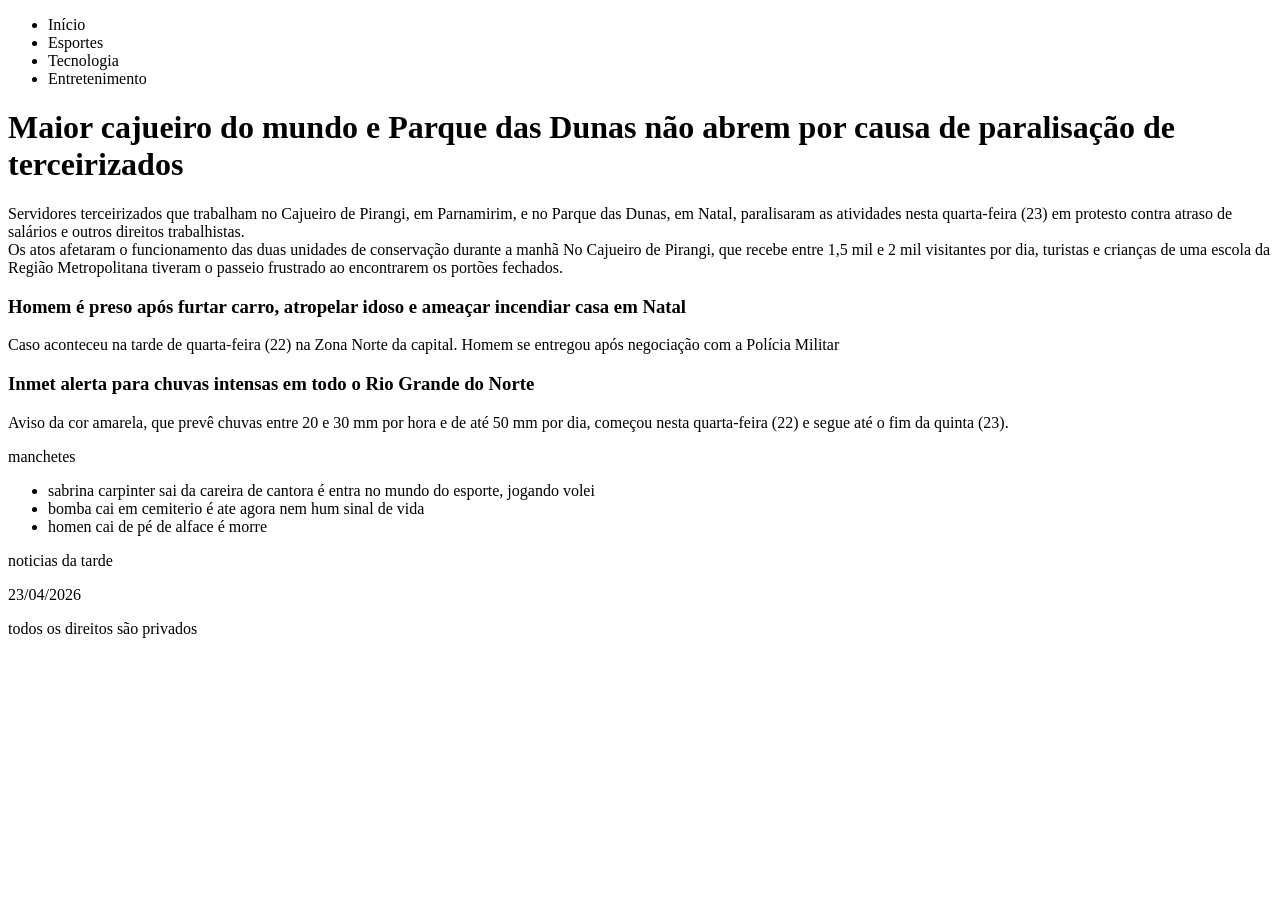
<file: Atividade HTML 23-04-2026/index.html>
<!DOCTYPE html>
<html lang="en">
<head>
    <meta charset="UTF-8">
    <meta name="viewport" content="width=device-width, initial-scale=1.0">
    <title>Document</title>
</head>
<body>
    <nav>
<ul>
        <li>Início</li>
        <li>Esportes</li>
        <li>Tecnologia</li>
        <li>Entretenimento</li>
</ul>
    </nav>

    <main>
        <h1>Maior cajueiro do mundo e Parque das Dunas não abrem por causa de paralisação de terceirizados</h1>
        <p>Servidores terceirizados que trabalham no Cajueiro de Pirangi, em Parnamirim, e no Parque das Dunas, em Natal, paralisaram as atividades nesta quarta-feira (23) em protesto contra atraso de salários e outros direitos trabalhistas. <br>
        Os atos afetaram o funcionamento das duas unidades de conservação durante a manhã No Cajueiro de Pirangi, que recebe entre 1,5 mil e 2 mil visitantes por dia, turistas e crianças de uma escola da Região Metropolitana tiveram o passeio frustrado ao encontrarem os portões fechados.</p>

        <h3>Homem é preso após furtar carro, atropelar idoso e ameaçar incendiar casa em Natal</h3>
        <p>Caso aconteceu na tarde de quarta-feira (22) na Zona Norte da capital. Homem se entregou após negociação com a Polícia Militar</p>

        <h3>Inmet alerta para chuvas intensas em todo o Rio Grande do Norte</h3>

        <p>Aviso da cor amarela, que prevê chuvas entre 20 e 30 mm por hora e de até 50 mm por dia, começou nesta quarta-feira (22) e segue até o fim da quinta (23).</p>

    </main>

    <section>
        <p>manchetes</p>
        <ul>
            <li>sabrina carpinter sai da careira de cantora é entra no mundo do esporte, jogando volei
            <li>bomba cai em cemiterio é ate agora nem hum sinal de vida</li>
            <li>homen cai de pé de alface é morre</li>

        </ul>

    </section>

    <footer>
        <p>noticias da tarde</p>
        <p>23/04/2026</p>
        <p>todos os direitos são privados</p>
    </footer>
</body>
</html>
</file>
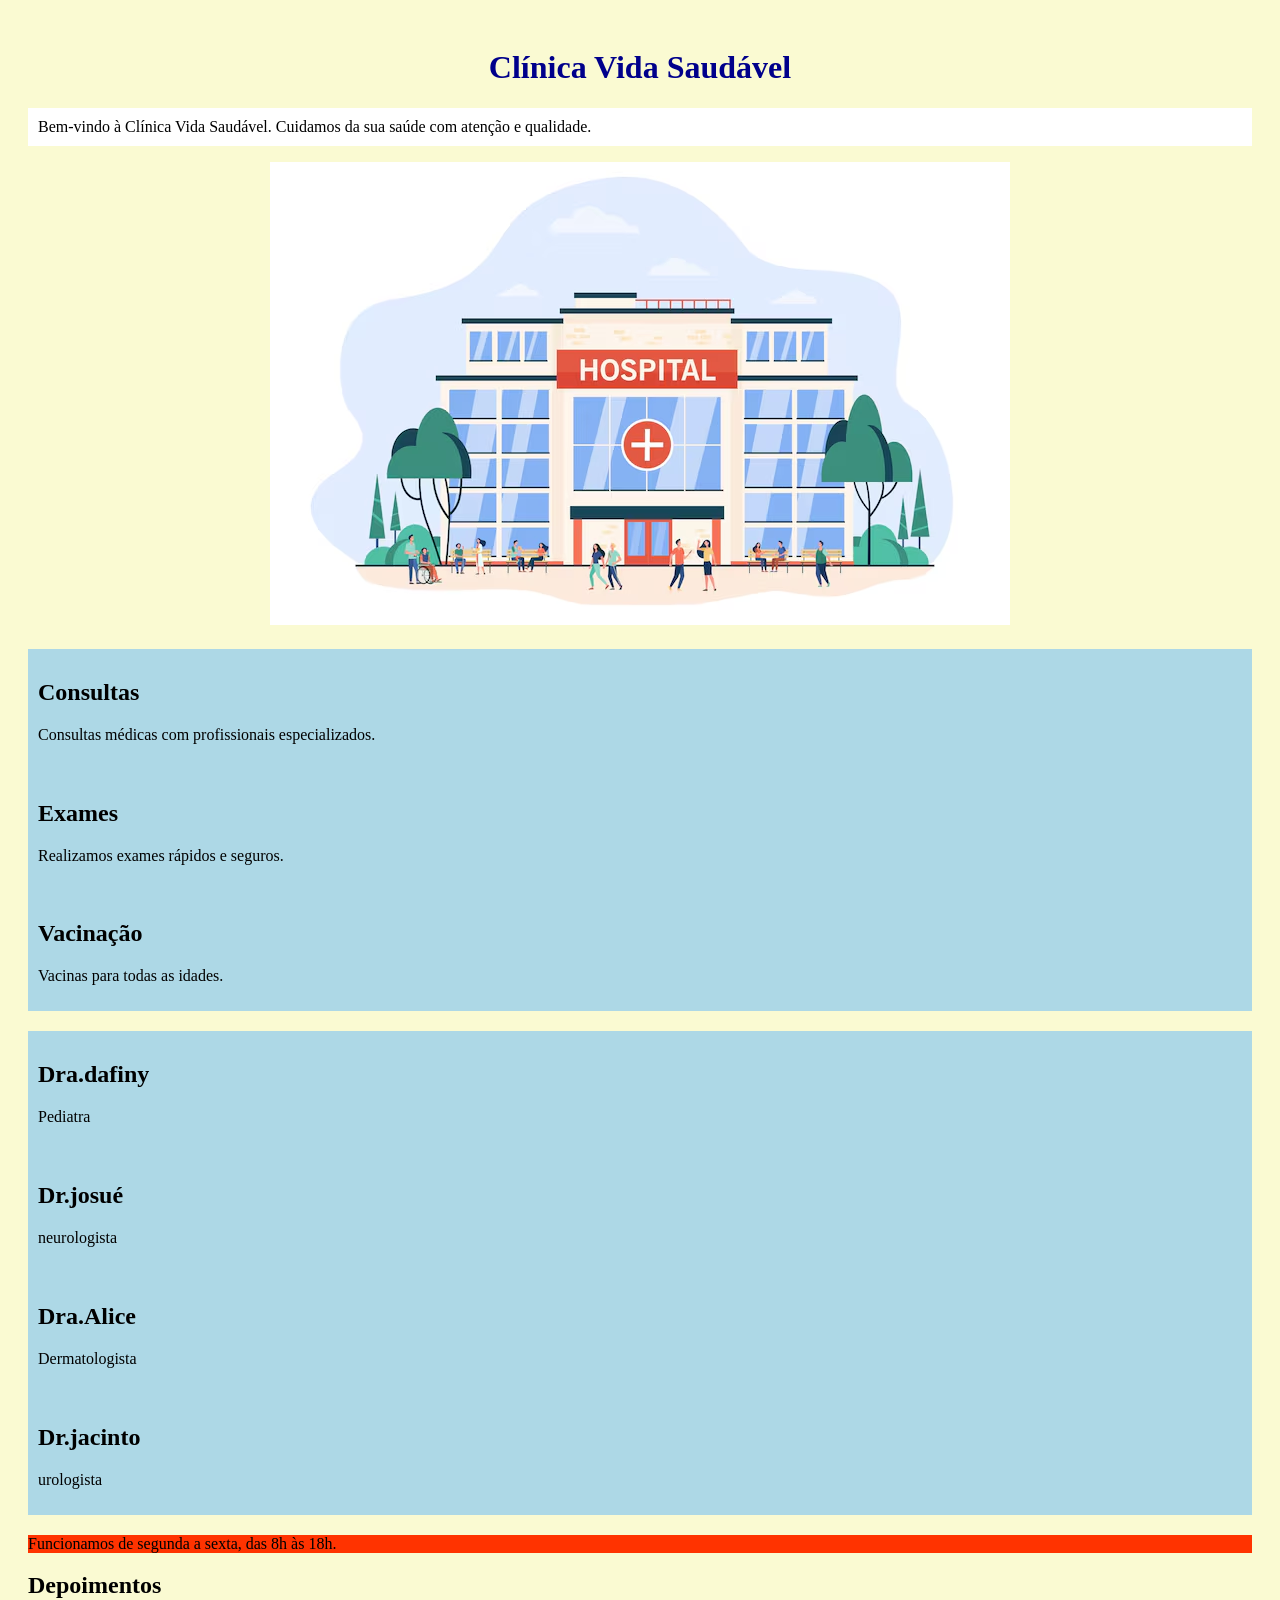
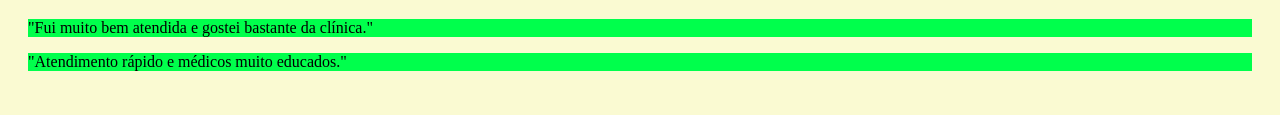
<file: Atividade-clinica-Saldavel/Index.html>
<!DOCTYPE html>
<html lang="pt-br">
<head>
    <meta charset="UTF-8">
    <meta name="viewport" content="width=device-width, initial-scale=1.0">
    <link rel="stylesheet" href="Index.css">
    <link rel="shortcut icon" href="favicon.ico" type="image/x-icon">
    <title>Atividade clínica</title>
</head>
<body>
    <h1 id="titulo-clinica">Clínica Vida Saudável</h1>

    <p class="bemvindo">
        Bem-vindo à Clínica Vida Saudável. Cuidamos da sua saúde com atenção e qualidade.
    </p>
 <div class="img">
    <img src="Hospital.avif" alt="" >
</div>
    <div id="servicos">

        <div class="servico">
            <h2>Consultas</h2>
            <p>Consultas médicas com profissionais especializados.</p>
        </div>

        <div class="servico">
            <h2>Exames</h2>
            <p>Realizamos exames rápidos e seguros.</p>
        </div>

        <div class="servico">
            <h2>Vacinação</h2>
            <p>Vacinas para todas as idades.</p>
        </div>

    </div>

    <div id="medicos">

        <div class="medico">
            <h2>Dra.dafiny</h2>
            <p>Pediatra</p>
        </div>

        <div class="medico">
            <h2>Dr.josué</h2>
            <p>neurologista</p>
        </div>

        <div class="medico">
            <h2>Dra.Alice</h2>
            <p>Dermatologista</p>
        </div>
        <div class="medico">
            <h2>Dr.jacinto</h2>
            <p>urologista</p>

        </div>

    </div>

    <div id="aviso">
        <p>
            Funcionamos de segunda a sexta, das 8h às 18h.
        </p>
    </div>

    <h2>Depoimentos</h2>

    <p class="depoimento">
        "Fui muito bem atendida e gostei bastante da clínica."
    </p>

    <p class="depoimento">
        "Atendimento rápido e médicos muito educados."
    </p>
</body>
</html>
</file>
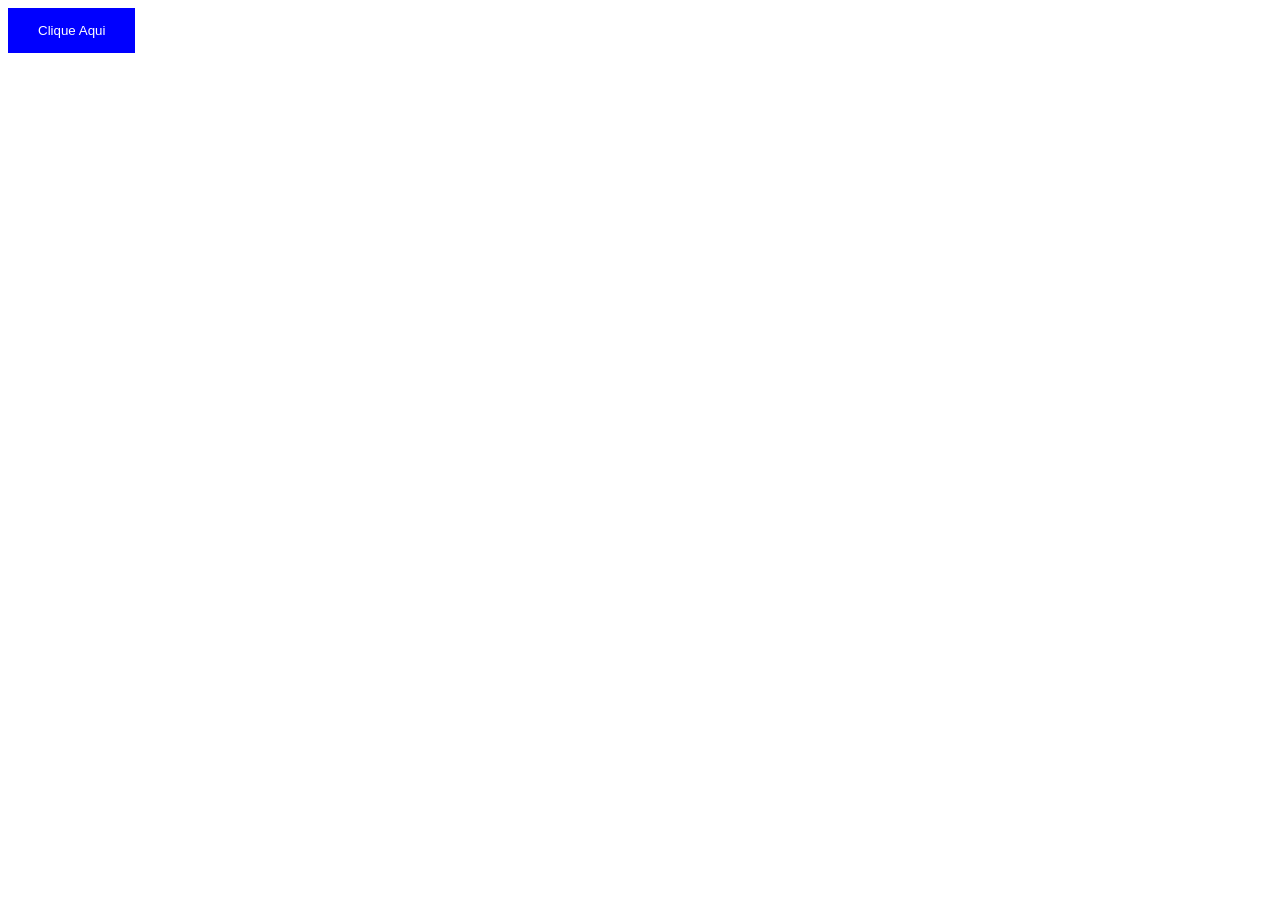
<file: botão Animado/Index.HTML>
<!DOCTYPE html>
<html lang="PT-BR">
<head>
    <meta charset="UTF-8">
    <meta name="viewport" content="width=device-width, initial-scale=1.0">
    <link rel="stylesheet" href="Estilo.CSS">
    <title>Botão Animado</title>
</head>
<body>

    <button>Clique Aqui</button>
    
</body>
</html>
</file>
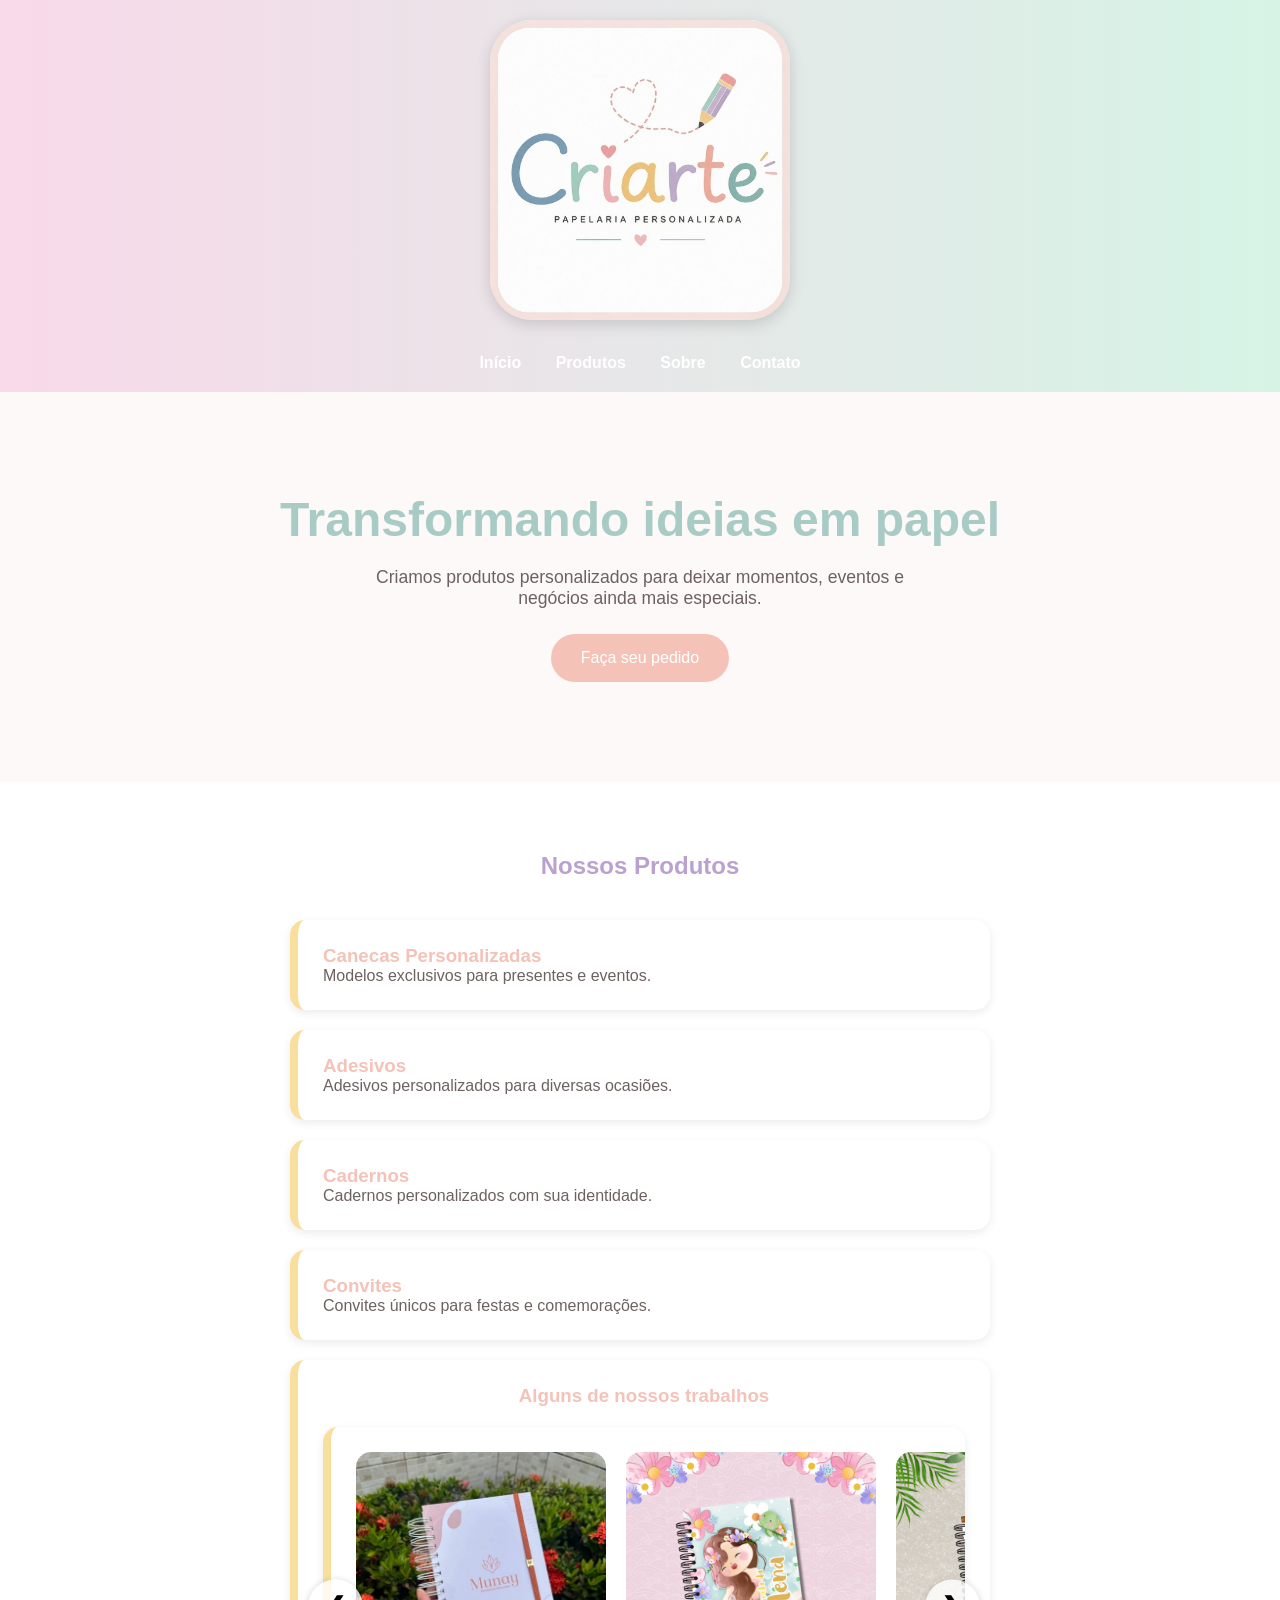
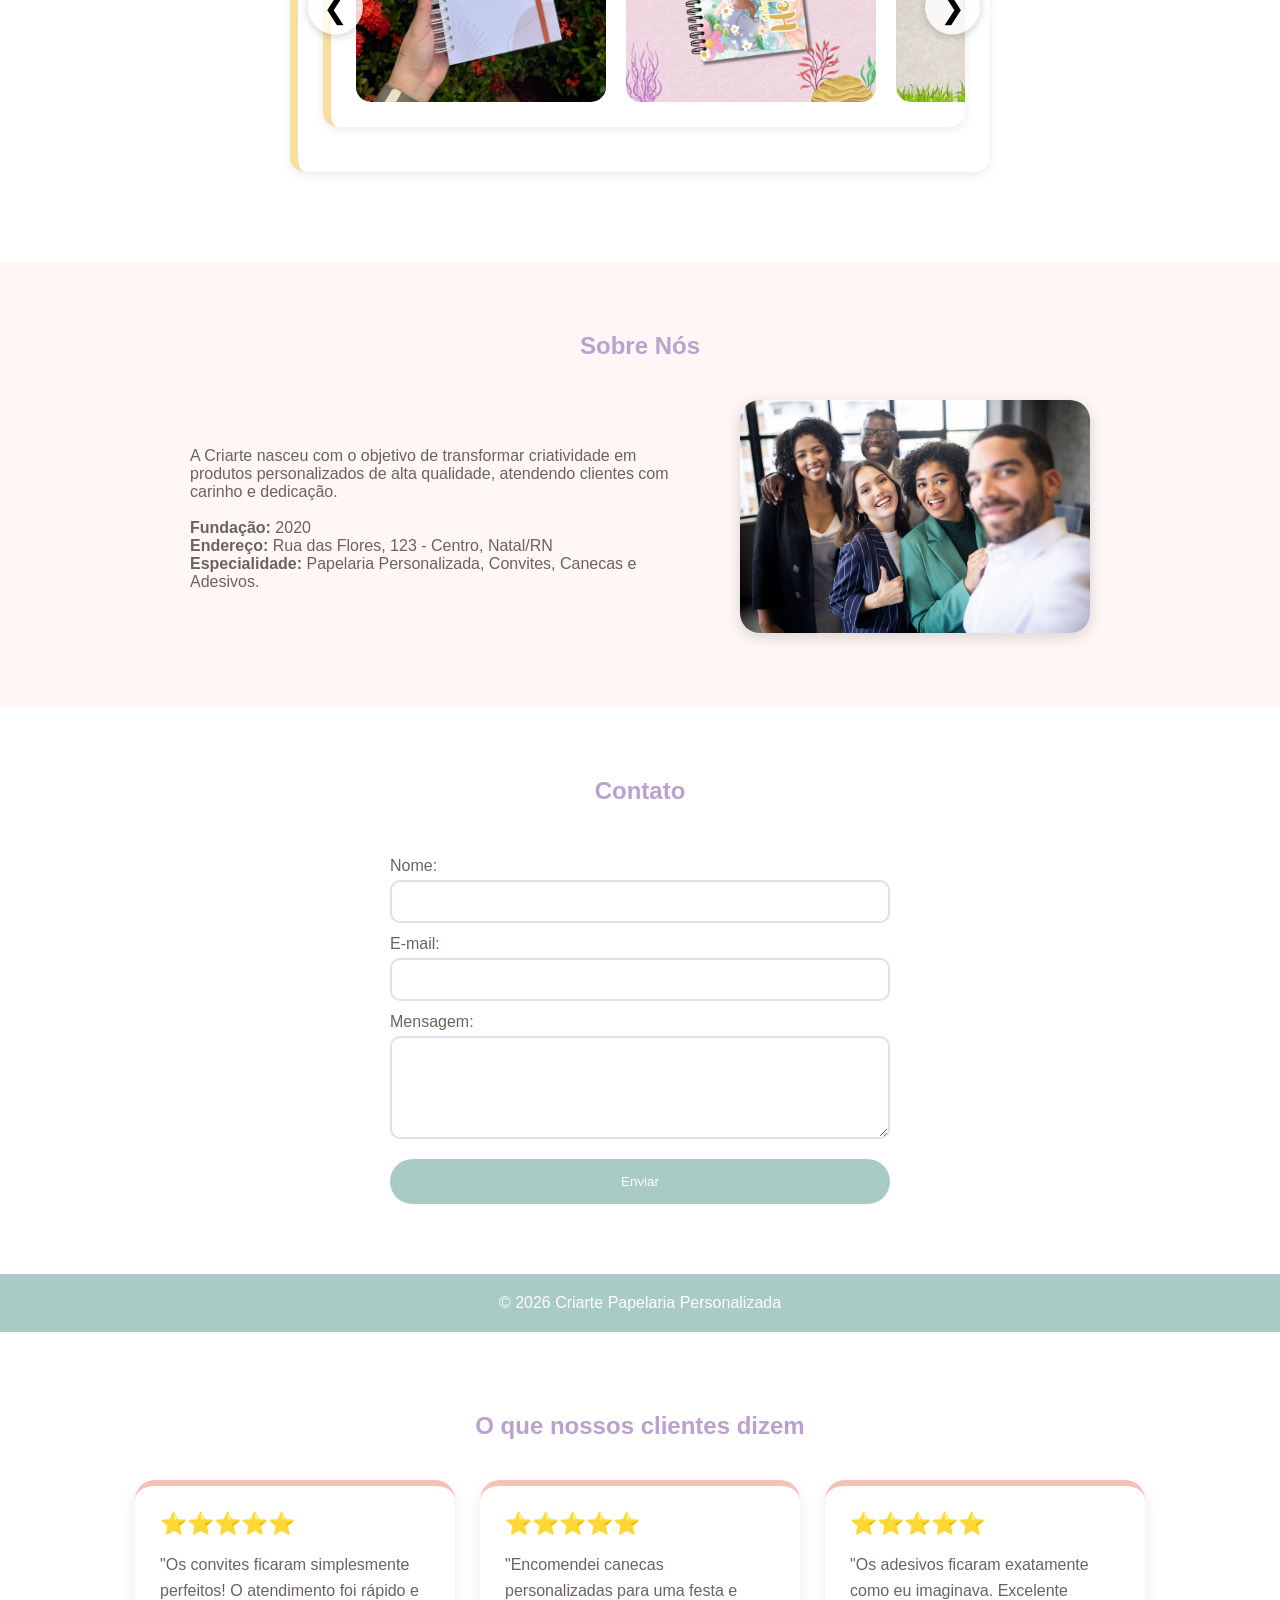
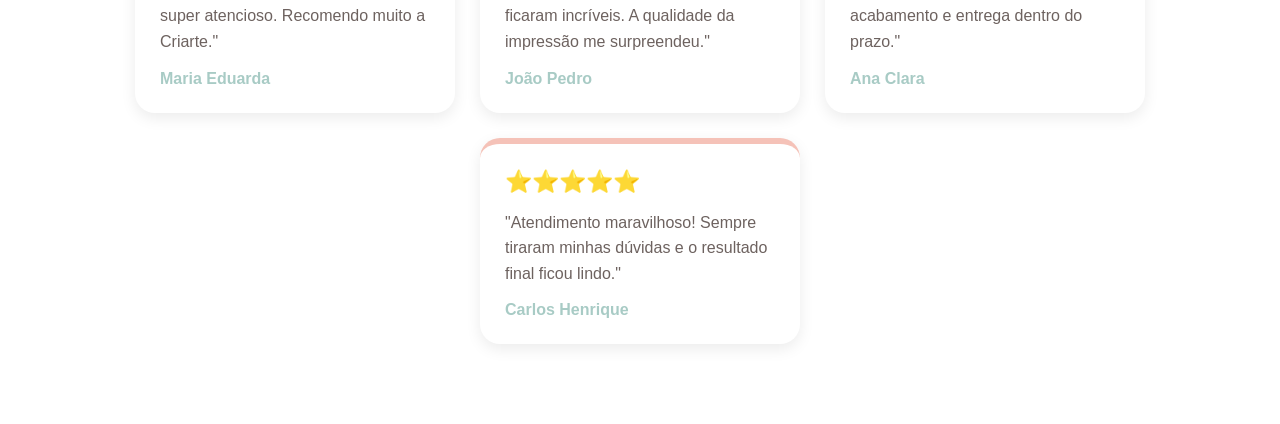
<file: Trabalho-Site Papelaria personalizada/Index.HTML>
<!DOCTYPE html>
<html lang="PT-br">
<head>
    <meta charset="UTF-8">
    <meta name="viewport" content="width=device-width, initial-scale=1.0">
    <link rel="stylesheet" href="Estilo.CSS">
    <title>Criarte Papelaria personalizada</title>
</head>
<body>
    
    <header>
        <img src="Logo da Loja.png" alt="Logo da Loja">
 
        <nav>
            <a href="#inicio">Início</a>
            <a href="#produtos">Produtos</a>
            <a href="#sobre">Sobre</a>
            <a href="#contato">Contato</a>
        </nav>
    </header>

    <main>

        <section id="inicio">
            <h2>Transformando ideias em papel</h2>
            <p>
                Criamos produtos personalizados para deixar momentos,
                eventos e negócios ainda mais especiais.
            </p>
            <button>Faça seu pedido</button>
        </section>

<section id="produtos">
    <h2>Nossos Produtos</h2>

    <div>
        <h3>Canecas Personalizadas</h3>
        <p>Modelos exclusivos para presentes e eventos.</p>
    </div>

    <div>
        <h3>Adesivos</h3>
        <p>Adesivos personalizados para diversas ocasiões.</p>
    </div>

    <div>
        <h3>Cadernos</h3>
        <p>Cadernos personalizados com sua identidade.</p>
    </div>

    <div>
        <h3>Convites</h3>
        <p>Convites únicos para festas e comemorações.</p>
    </div>

    <!-- CARROSSEL -->

    <div class="carrossel-container">

        <h3 class="titulo-carrossel">Alguns de nossos trabalhos</h3>

        <button class="seta esquerda" onclick="rolarEsquerda()">❮</button>

        <div class="carrossel" id="carrossel">

            <img src="Imagens produtos/img_7784-332eaf2a997d3e852017643515522883-1024-1024.webp" alt="Caderno">

            <img src="Imagens produtos/img_4898-4ed39642eee4d680d417052640523211-1024-1024.webp" alt="Caderno personalizado sereia">

            <img src="Imagens produtos/img_4897-d3cc013653d0921e7917052639239173-1024-1024.webp" alt="Caderno personalizado Leão">

            <img src="Imagens produtos/Adesivos marrom.jpeg" alt="adesivos marrons">

            <img src="Imagens produtos/adesivos vermelhos.jpeg" alt="adesivos vermelhos">

            <img src="Imagens produtos/Tamanho adesivo.jpeg" alt="tamanho do adesivo">

            <img src="Imagens produtos/Caneca Homen aranha.jpeg" alt="caneca do homem aranha">

            <img src="Imagens produtos/Caneca rosa Nicole.jpeg" alt="caneca personalizada com o nome Nicla">

            <img src="Imagens produtos/Canecas relanpagos marquisnho.jpeg" alt="caneca de casal do relampago mcqueen">

            <img src="Imagens produtos/Convite imperial.jpeg" alt="convite de casamento">

            <img src="Imagens produtos/Convites monica.jpeg" alt="convite infantil">

            <img src="Imagens produtos/Convites ursinho pu.jpeg" alt="convite infantil">

        </div>
        
        <button class="seta direita" onclick="rolarDireita()">❯</button>

    </div>

</section>

<section id="sobre">

    <h2>Sobre Nós</h2>

    <div class="sobre-container">

        <div class="sobre-texto">

            <p>
                A Criarte nasceu com o objetivo de transformar
                criatividade em produtos personalizados de alta
                qualidade, atendendo clientes com carinho e dedicação.
            </p>

            <br>

            <p><strong>Fundação:</strong> 2020</p>

            <p><strong>Endereço:</strong> Rua das Flores, 123 - Centro, Natal/RN</p>

            <p><strong>Especialidade:</strong> Papelaria Personalizada, Convites, Canecas e Adesivos.</p>

        </div>

        <div class="sobre-imagem">

            <img src="equipe/Equipe de trabalho da Loja.jpg" alt="Equipe Criarte">

        </div>

    </div>

</section>

        <section id="contato">
            <h2>Contato</h2>

            <form>
                <label for="nome">Nome:</label>
                <input type="text" id="nome" required>

                <label for="email">E-mail:</label>
                <input type="email" id="email" required>

                <label for="mensagem">Mensagem:</label>
                <textarea id="mensagem" rows="5" required></textarea>

                <button type="submit">Enviar</button>
            </form>
        </section>

    </main>


    <footer>
        <p>&copy; 2026 Criarte Papelaria Personalizada</p>
    </footer>

<section id="depoimentos">

    <h2>O que nossos clientes dizem</h2>

    <div class="depoimentos-container">

        <div class="depoimento-card">
            <div class="estrelas">⭐⭐⭐⭐⭐</div>
            <p>
                "Os convites ficaram simplesmente perfeitos! O atendimento foi
                rápido e super atencioso. Recomendo muito a Criarte."
            </p>
            <h4>Maria Eduarda</h4>
        </div>

        <div class="depoimento-card">
            <div class="estrelas">⭐⭐⭐⭐⭐</div>
            <p>
                "Encomendei canecas personalizadas para uma festa e ficaram
                incríveis. A qualidade da impressão me surpreendeu."
            </p>
            <h4>João Pedro</h4>
        </div>

        <div class="depoimento-card">
            <div class="estrelas">⭐⭐⭐⭐⭐</div>
            <p>
                "Os adesivos ficaram exatamente como eu imaginava. Excelente
                acabamento e entrega dentro do prazo."
            </p>
            <h4>Ana Clara</h4>
        </div>

        <div class="depoimento-card">
            <div class="estrelas">⭐⭐⭐⭐⭐</div>
            <p>
                "Atendimento maravilhoso! Sempre tiraram minhas dúvidas e o
                resultado final ficou lindo."
            </p>
            <h4>Carlos Henrique</h4>
        </div>

    </div>

</section>

    <script>

const carrossel = document.getElementById("carrossel");

function rolarDireita() {
    carrossel.scrollBy({
        left: 320,
        behavior: "smooth"
    });
}

function rolarEsquerda() {
    carrossel.scrollBy({
        left: -320,
        behavior: "smooth"
    });
}

</script>

</body>
</html>
</file>
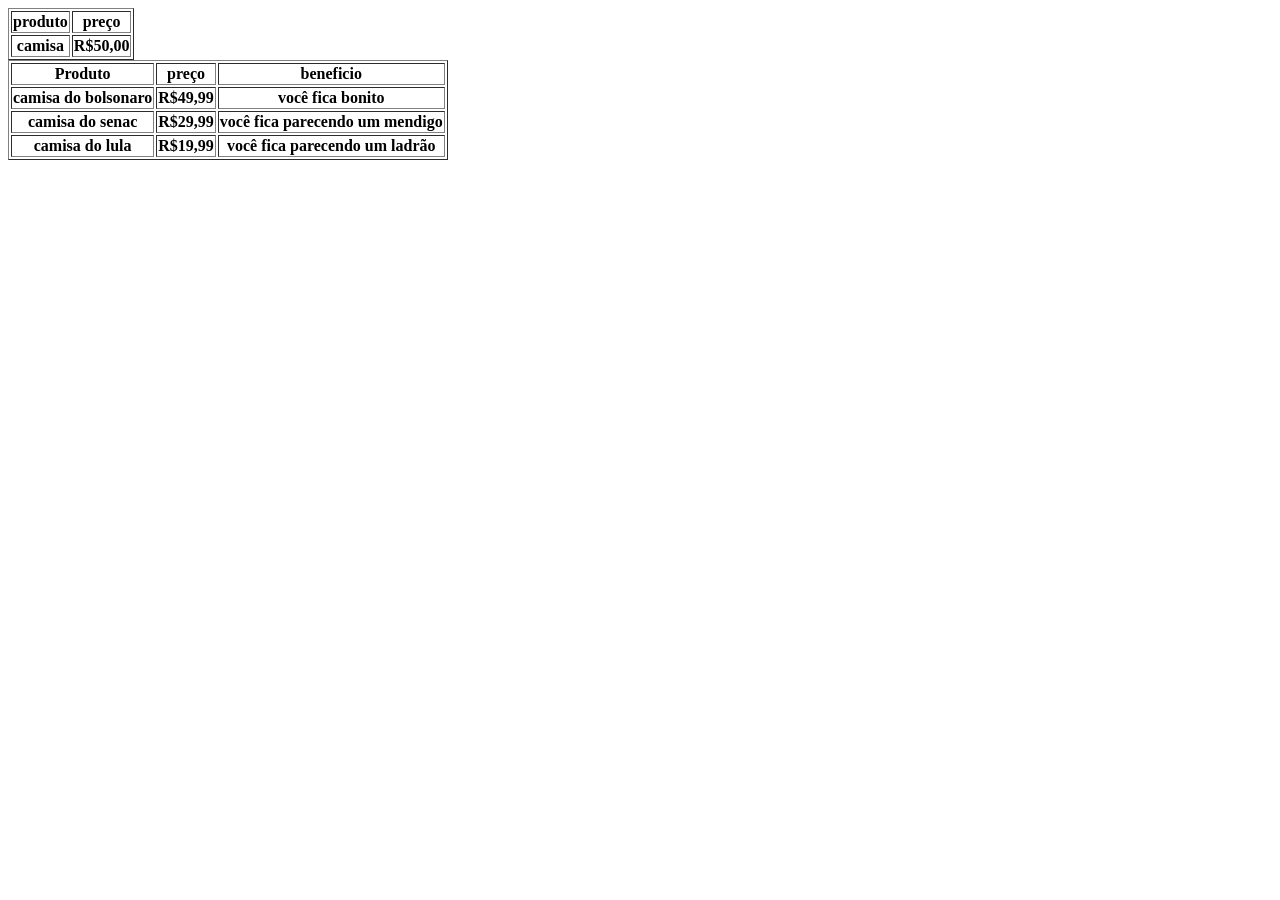
<file: tabela.html>
<!DOCTYPE html>
<html lang="pt-br">
<head>
    <meta charset="UTF-8">
    <meta name="viewport" content="width=device-width, initial-scale=1.0">
    <title>Document</title>
</head>
<body>
    <table border="1">
     </thead>
        <tr> <!--linha da tabela-->
            <th>produto</th>
            <th>preço</th>
        </tr>
     <thead>
     <tbody>
        <tr>
            <th>camisa</th>
            <th>R$50,00</th>
        </tr>
     </tbody>
    </table>
    
    <table border="1"> 

    </thead>
        <tr>
            <th>Produto</th>
            <th>preço</th>
            <th>beneficio</th>
        </tr>
     <thead>
     <tbody>
        <tr>
            <th>camisa do bolsonaro</th>
            <th>R$49,99</th>
            <th>você fica bonito</th>
        </tr>
     </tbody> 
     <tbody>
        <tr>
            <th>camisa do senac</th>
            <th>R$29,99</th>
            <th>você fica parecendo um mendigo</th>
        </tr>
     </tbody> 
      <tbody>
        <tr>
            <th>camisa do lula</th>
            <th>R$19,99</th>
            <th>você fica parecendo um ladrão</th>
        </tr>
     </tbody>

    </table>
</body>
</html>
</file>
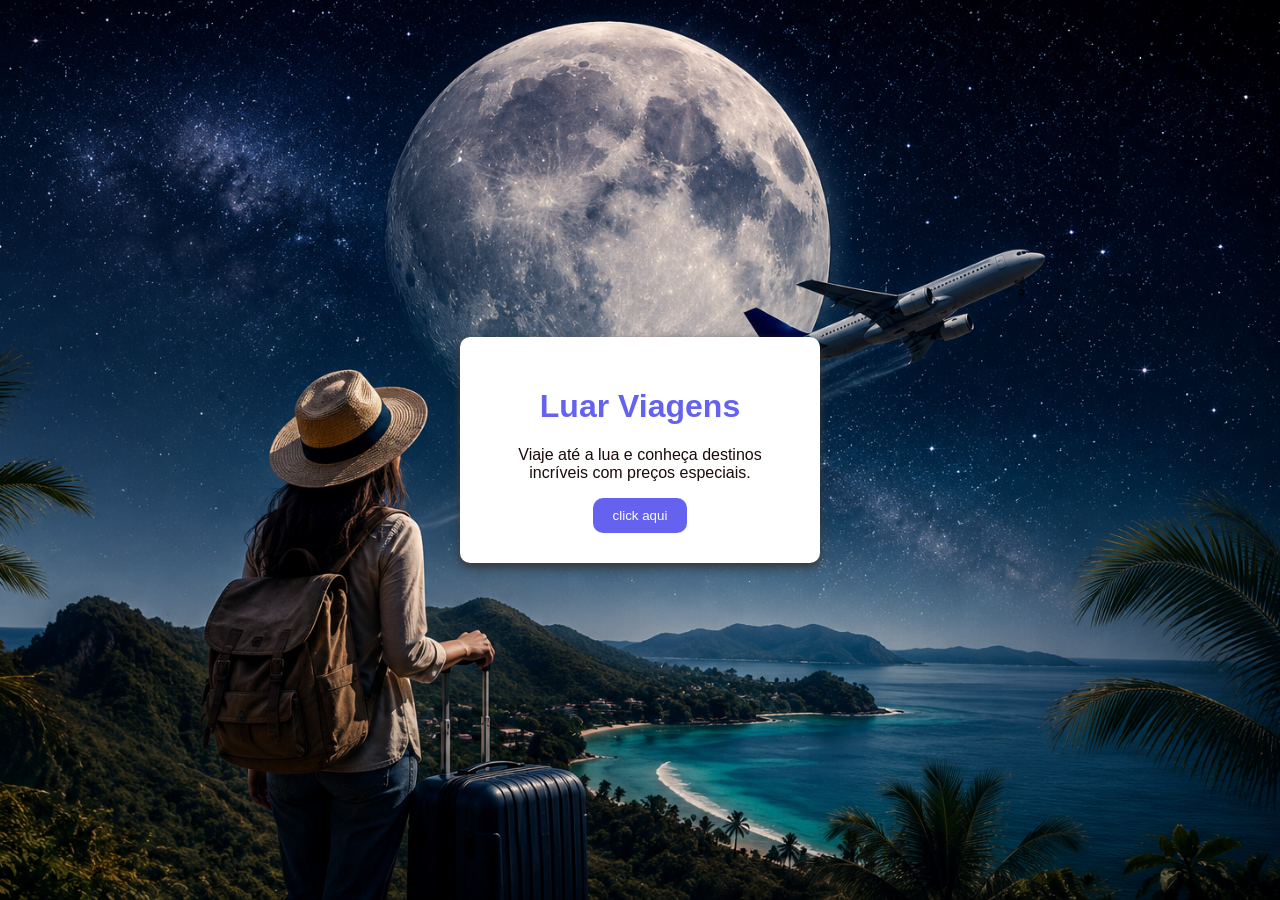
<file: Atividade Style/Estilo.HTML>
<!DOCTYPE html>
<html lang="en">
<head>
    <meta charset="UTF-8">
    <meta name="viewport" content="width=device-width, initial-scale=1.0">
    <link rel="stylesheet" href="Estilo.css">
    <title>Agência de Viagens</title>
</head>
<body>
    <div class="caixa">
        <h1>Luar Viagens</h1>

        <p>Viaje até a lua e conheça destinos incríveis com preços especiais.</p>

        <button>click aqui</button>
    </div>
    
</body>
</html>
</file>
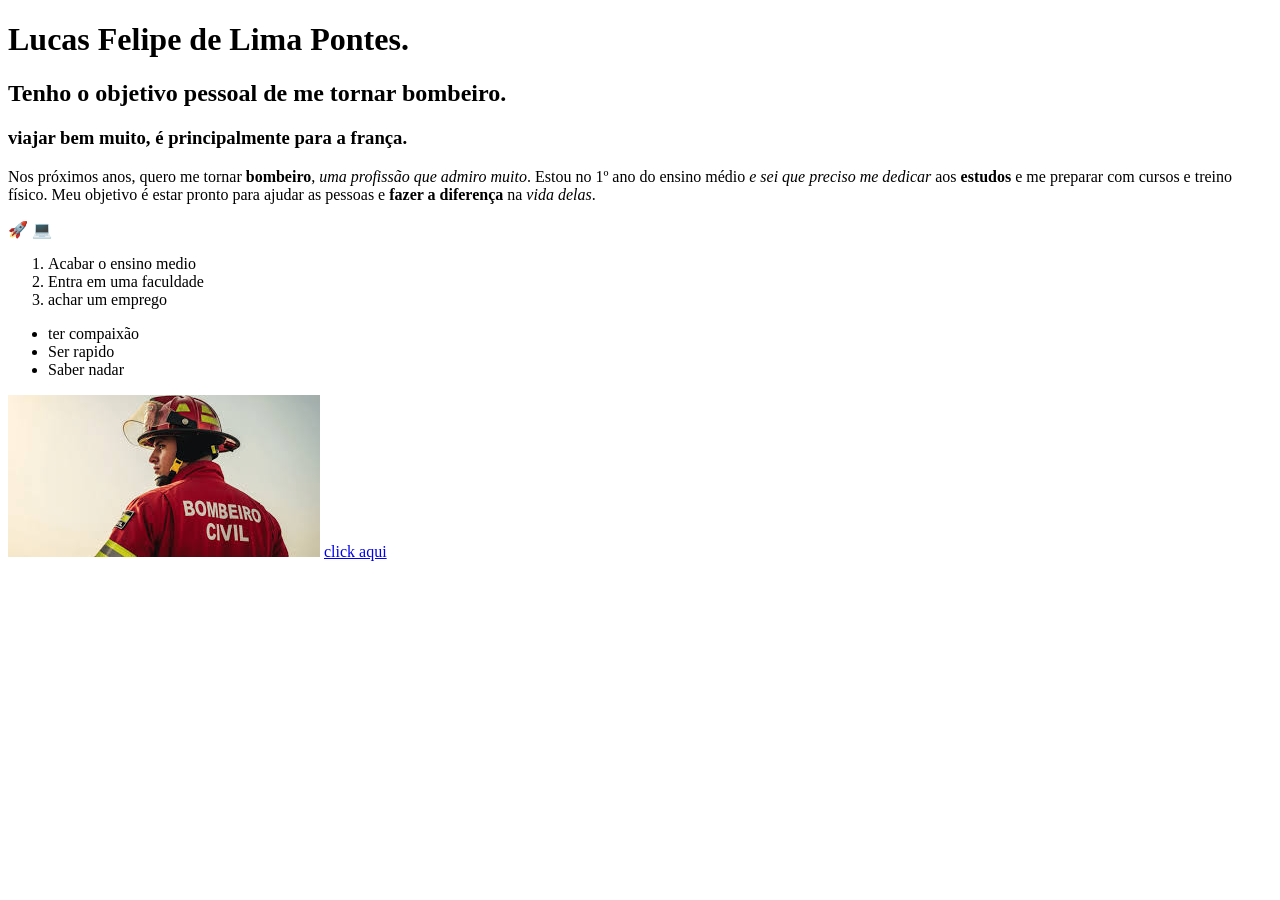
<file: HTML - Lucas felipe/meu_futuro_profissional.html>
<!DOCTYPE html>
<html lang="pt-br">
<head>
    <meta charset="UTF-8">
    <meta name="viewport" content="width=device-width, initial-scale=1.0">
    <link rel="shortcut icon" href="favicon.ico" type="image/x-icon">
    <title>Document</title>
</head>
<body>
<h1>Lucas Felipe de Lima Pontes.</h1>

<h2>Tenho o objetivo pessoal de me tornar bombeiro.</h2>

<h3>viajar bem muito, é principalmente para a frança. </h3>

    <p>Nos próximos anos, quero me tornar <strong>bombeiro</strong>, <em>uma profissão que admiro muito</em>. Estou no 1º ano do ensino médio <em>e sei que preciso me dedicar</em> aos <strong>estudos</strong> e me preparar com cursos e treino físico. Meu objetivo é estar pronto para ajudar as pessoas e <strong>fazer a diferença</strong> na <em>vida delas</em>. </p>

    <p>🚀   💻</p>

    <ol>
        <li>Acabar o ensino medio</li>
        <li>Entra em uma faculdade</li>
        <li>achar um emprego</li>
    </ol>

    <ul>
      <li>ter compaixão</li>
      <li>Ser rapido</li>
      <li>Saber nadar</li>
    </ul>

    <img src="images.jpg"alt="bombeiros é caminha">

    <a href="https://www.instagram.com/corpodebombeirosdorn/">click aqui</a>
</body>
</html>
</file>
<file: Atividade-clinica-Saldavel/Index.css>
body {
    background-color: lightgoldenrodyellow;
    padding: 20px;
}

#titulo-clinica {
    text-align: center;
    color: darkblue;
}

.bemvindo {
    background-color: white;
    padding: 10px;
}

.img {text-align: center;}

#servicos {
    margin-top: 20px;
}

.servico {
    background-color: lightblue;
    padding: 10px;
}

#medicos {
    margin-top: 20px;
}

.medico {
    background-color: lightblue;
    padding: 10px;
}

#aviso {
    background-color: rgb(255, 51, 0);
    margin-top: 20px;
}

.depoimento {
    background-color: rgb(0, 255, 76);
    margin-top: 10px;
}
</file>
<file: botão Animado/Estilo.CSS>
button {
    position: relative;
    padding: 15px 30px;
    background-color: blue;
    color: white;
    border: none;

    animation: mover 10s infinite;
}

@keyframes mover {
    0% {
        left: 0px;
        background-color: rgb(61, 245, 10);
    }

    50% {
        left: 90vw;
        background-color: rgb(253, 157, 13);
    }

    100% {
        left: 0px;
        background-color: rgb(249, 3, 3);
    }
}
</file>
<file: Trabalho-Site Papelaria personalizada/Estilo.CSS>
/* Reset */
*{
    margin: 0;
    padding: 0;
    box-sizing: border-box;
}

/* Corpo */
body{
    font-family: 'Trebuchet MS', sans-serif;
    background-color: #fcf9f8;
    color: #6d625f;
}

/* Cabeçalho */
header{
    background: linear-gradient(90deg, #f8d9ea, #d6f4e6);
    text-align: center;
    padding: 20px;
    
}

header img{
    width: 300px;
    max-width: 90%;
    height: auto;
    border-radius: 42px;
    box-shadow: 0 4px 15px rgba(0,0,0,0.15);
}

/* Menu */
nav{
    margin-top: 30px;
}

nav a{
    text-decoration: none;
    color: white;
    margin: 0 15px;
    font-weight: bold;
    transition: 0.3s;
}

nav a:hover{
    color: #f8df9d;
}

/* Banner */
#inicio{
    text-align: center;
    padding: 100px 20px;
}

#inicio h2{
    font-size: 3rem;
    color: #a8cbc5;
    margin-bottom: 20px;
}

#inicio p{
    max-width: 600px;
    margin: auto;
    font-size: 1.1rem;
}

#inicio button{
    margin-top: 25px;
    background-color: #f5c2b8;
    color: white;
    border: none;
    padding: 15px 30px;
    border-radius: 30px;
    cursor: pointer;
    font-size: 1rem;
    transition: 0.3s;
}

#inicio button:hover{
    background-color: #e9a99d;
    transform: scale(1.05);
}

/* Seções */
section{
    padding: 70px 20px;
}

section h2{
    text-align: center;
    margin-bottom: 40px;
    color: #bba1cf;
}

/* Produtos */
#produtos{
    background-color: #fff;
}

#produtos div{
    background-color: white;
    max-width: 700px;
    margin: 20px auto;
    padding: 25px;
    border-radius: 15px;
    border-left: 8px solid #f8df9d;
    box-shadow: 0 3px 10px rgba(0,0,0,0.08);
    transition: 0.3s;
}

#produtos div:hover{
    transform: scale(1.05);
    box-shadow: 0 8px 20px rgba(0,0,0,0.15);
}

#produtos h3{
    color: #f5c2b8;
}

/* Sobre */
#sobre{
    background-color: #fef7f5;
    text-align: center;
}

#sobre p{
    max-width: 700px;
    margin: auto;
}

/* Contato */
#contato{
    background-color: white;
}

form{
    max-width: 500px;
    margin: auto;
    display: flex;
    flex-direction: column;
}

label{
    margin-top: 12px;
    margin-bottom: 5px;
}

input,
textarea{
    padding: 12px;
    border: 2px solid #e6ddeb;
    border-radius: 10px;
}

input:focus,
textarea:focus{
    outline: none;
    border-color: #a8cbc5;
}

form button{
    margin-top: 20px;
    background-color: #a8cbc5;
    color: white;
    border: none;
    padding: 15px;
    border-radius: 30px;
    cursor: pointer;
    transition: 0.3s;
}

form button:hover{
    background-color: #8fb8b1;
}

/* Rodapé */
footer{
    background-color: #a8cbc5;
    color: white;
    text-align: center;
    padding: 20px;
}

/* CARROSSEL */

.carrossel-container{
    position: relative;
}

.seta{
    position: absolute;
    top: 60%;
    transform: translateY(-50%);
    border: none;
    background-color: rgba(255,255,255,0.8);
    font-size: 30px;
    cursor: pointer;
    padding: 10px 15px;
    border-radius: 50%;
    box-shadow: 0 2px 8px rgba(0,0,0,0.2);
    z-index: 10;
}

.esquerda{
    left: 10px;
}

.direita{
    right: 10px;
}

.seta:hover{
    background-color: white;
}

.titulo-carrossel{
    text-align: center;
    color: #bba1cf;
    margin-bottom: 20px;
}

.carrossel{
    display: flex;
    overflow-x: auto;
    gap: 20px;
    padding: 15px;
    scroll-behavior: smooth;
}

.carrossel::-webkit-scrollbar{
    height: 10px;
}

.carrossel::-webkit-scrollbar-thumb{
    background: #f5c2b8;
    border-radius: 20px;
}

.carrossel img{
    width: 250px;
    height: 250px;
    object-fit: cover;
    border-radius: 15px;
}

.carrossel img:hover{
    transform: scale(1.05);
}

.sobre-container{
    display: flex;
    justify-content: center;
    align-items: center;
    gap: 50px;
    flex-wrap: wrap;
}

.sobre-texto{
    max-width: 500px;
    text-align: left;
}

.sobre-imagem img{
    width: 350px;
    max-width: 100%;
    border-radius: 20px;
    box-shadow: 0 4px 15px rgba(0,0,0,0.15);
}

/* DEPOIMENTOS */

#depoimentos{
    background-color: #ffffff;
    padding: 80px 20px;
}

#depoimentos h2{
    text-align: center;
    color: #bba1cf;
    margin-bottom: 40px;
}

.depoimentos-container{
    display: flex;
    justify-content: center;
    gap: 25px;
    flex-wrap: wrap;
}

.depoimento-card{
    background: white;
    width: 320px;
    padding: 25px;
    border-radius: 20px;
    box-shadow: 0 5px 15px rgba(0,0,0,0.08);
    transition: 0.3s;
    border-top: 6px solid #f5c2b8;
}

.depoimento-card:hover{
    transform: translateY(-10px);
    box-shadow: 0 10px 25px rgba(0,0,0,0.15);
}

.estrelas{
    font-size: 22px;
    margin-bottom: 15px;
}

.depoimento-card p{
    line-height: 1.6;
    margin-bottom: 15px;
}

.depoimento-card h4{
    color: #a8cbc5;
}
</file>
<file: Atividade Style/Estilo.css>
:root {
--cor-primaria: #120ee7a6; 
--cor-secundaria: #ece50dd8; 
--cor-fundo:  #ffffff; 
--cor-texto:  #1a0a0a; 
--cor-branca:  #ffffff; 

--fonte-principal: Arial, sans-serif;

--borda-radius: 10px; 
--sombra: 0 4px 10px rgb(56, 55, 55); 

}

body {
    margin: 0;
    padding: 0;
    font-family: var(--fonte-principal);
    /*background-color: var(--cor-fundo);*/
    color: var(--cor-texto);
    background-image: url(Viagem\ a\ Lua.png);
    background-size: cover;
    background-position: center;
    background-repeat: no-repeat;


    display: flex;
    justify-content: center;
    align-items: center;
    height: 100vh;

}

.caixa{

background-color: var(--cor-branca);
padding: 30px;
border-radius: var(--borda-radius);
box-shadow: var(--sombra);
text-align: center;
width: 300px;

}

h1{
color: var(--cor-primaria);
}

button{
background-color: var(--cor-primaria);
color: white;
border: none;
padding: 10px 20px;
border-radius: var(--borda-radius);
cursor: pointer;
}

button:hover {
background-color: var(--cor-secundaria);

}
</file>
